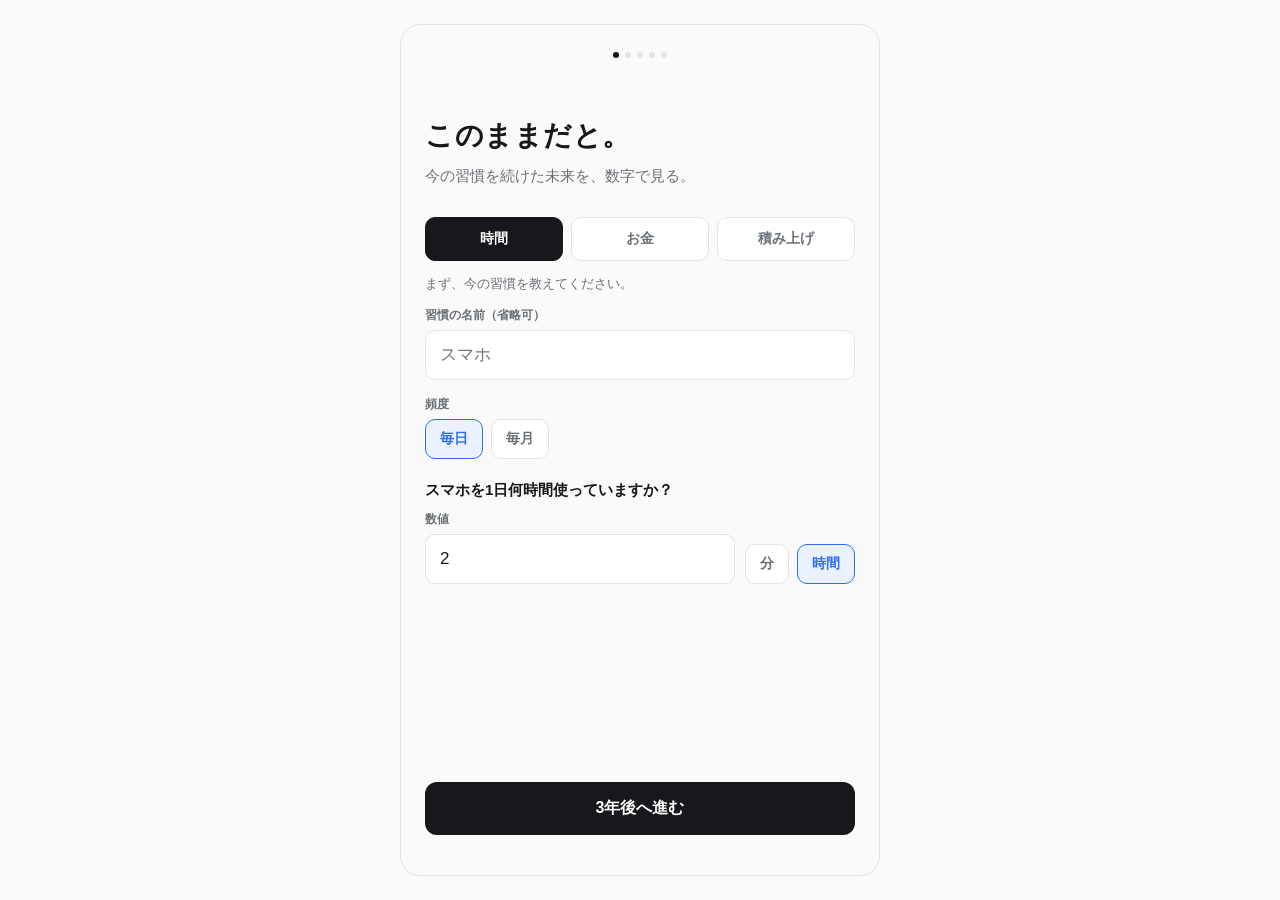
<file: index.html>
<!doctype html>
<html lang="ja">
<head>
<meta charset="UTF-8" />
<meta name="viewport" content="width=device-width, initial-scale=1, viewport-fit=cover" />
<title>このままだと。｜今の習慣を続けた未来と、少し変えた未来の差を見る</title>
<meta name="description" content="今の習慣をそのまま数値化。何もしなかった自分と、今日から少し変えた自分の差を数字で見せるサービスです。" />

<!-- OGP: 現状は固定の汎用カード。将来、URLパラメータ(c,u,f,a,b,y)を元に
     結果ごとのカード画像をサーバーレス関数で生成する拡張を想定した構造にしてある。 -->
<meta property="og:title" content="このままだと。" />
<meta property="og:description" content="今日と同じ生活を続けた未来と、少し変えた未来の差を見てみる。" />
<meta property="og:type" content="website" />
<meta name="twitter:card" content="summary" />

<link rel="stylesheet" href="styles.css" />
</head>
<body>
<div id="app"></div>
<div id="toast" class="toast"></div>

<noscript>このサービスの利用にはJavaScriptが必要です。</noscript>

<script type="module" src="js/app.js"></script>
</body>
</html>
</file>
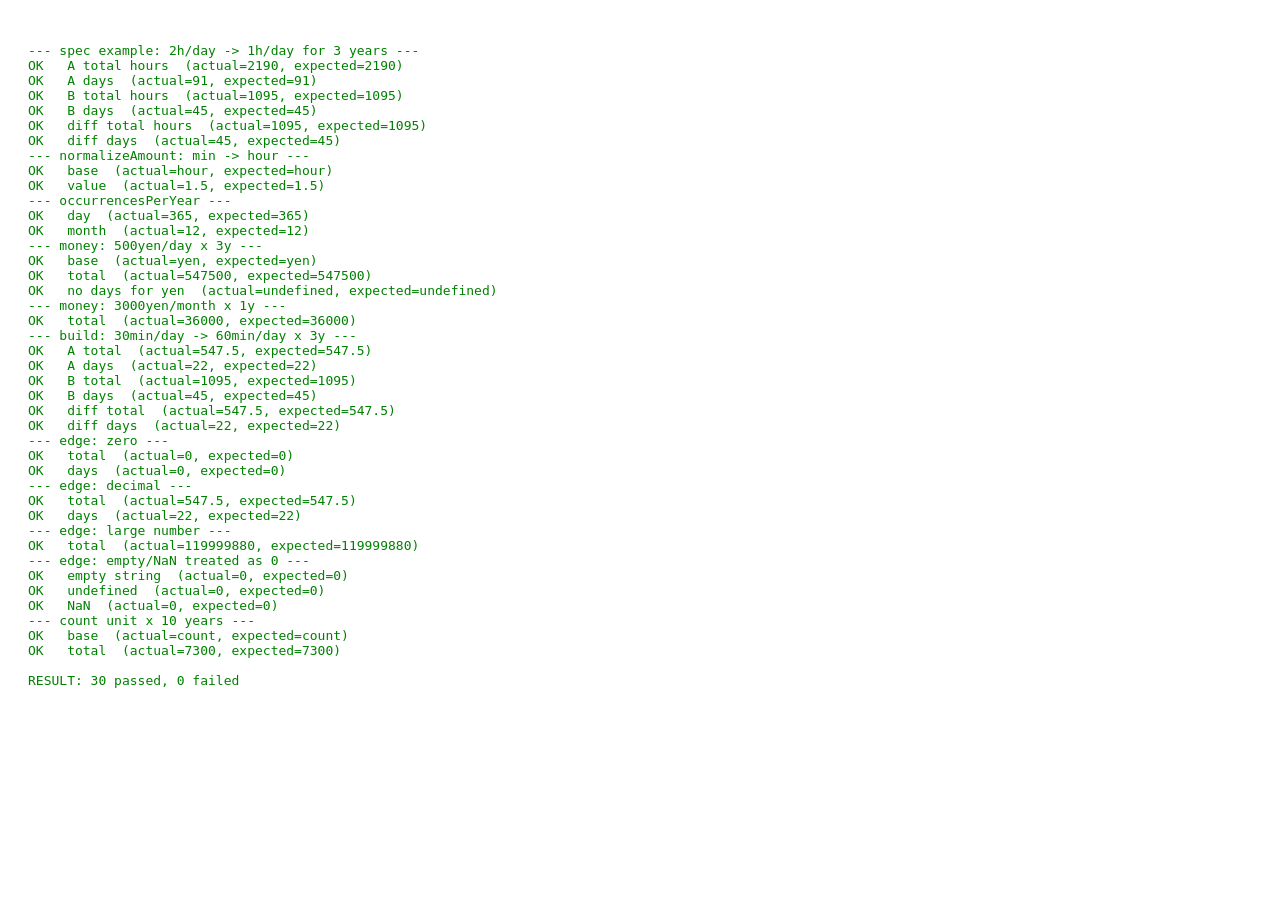
<file: test/test.html>
<!doctype html>
<html lang="ja">
<head>
<meta charset="UTF-8" />
<title>calc.js テスト</title>
<style>
  body { font-family: monospace; padding: 20px; white-space: pre-wrap; }
  .ok { color: green; }
  .fail { color: red; font-weight: bold; }
</style>
</head>
<body>
<div id="out">実行中...</div>
<script type="module">
import { compare, totalForYears, normalizeAmount, occurrencesPerYear } from "../js/calc.js";

const out = document.getElementById("out");
let lines = [];
let passed = 0;
let failed = 0;

function assertEqual(actual, expected, label) {
  const ok = actual === expected;
  if (ok) passed++; else failed++;
  lines.push(`${ok ? "OK  " : "FAIL"} ${label}  (actual=${actual}, expected=${expected})`);
}

function test(name, fn) {
  lines.push(`--- ${name} ---`);
  try { fn(); } catch (e) { failed++; lines.push("FAIL exception: " + e.message); }
}

test("spec example: 2h/day -> 1h/day for 3 years", () => {
  const state = { unit: "hour", frequency: "day", amountA: 2, amountB: 1 };
  const cmp = compare(state, 3);
  assertEqual(cmp.a.total, 2190, "A total hours");
  assertEqual(cmp.a.days, 91, "A days");
  assertEqual(cmp.b.total, 1095, "B total hours");
  assertEqual(cmp.b.days, 45, "B days");
  assertEqual(cmp.diffTotal, 1095, "diff total hours");
  assertEqual(cmp.diffDays, 45, "diff days");
});

test("normalizeAmount: min -> hour", () => {
  const r = normalizeAmount(90, "min");
  assertEqual(r.base, "hour", "base");
  assertEqual(r.value, 1.5, "value");
});

test("occurrencesPerYear", () => {
  assertEqual(occurrencesPerYear("day"), 365, "day");
  assertEqual(occurrencesPerYear("month"), 12, "month");
});

test("money: 500yen/day x 3y", () => {
  const r = totalForYears({ amount: 500, unit: "yen", frequency: "day" }, 3);
  assertEqual(r.base, "yen", "base");
  assertEqual(r.total, 547500, "total");
  assertEqual(r.days, undefined, "no days for yen");
});

test("money: 3000yen/month x 1y", () => {
  const r = totalForYears({ amount: 3000, unit: "yen", frequency: "month" }, 1);
  assertEqual(r.total, 36000, "total");
});

test("build: 30min/day -> 60min/day x 3y", () => {
  const state = { unit: "min", frequency: "day", amountA: 30, amountB: 60 };
  const cmp = compare(state, 3);
  assertEqual(cmp.a.total, 547.5, "A total");
  assertEqual(cmp.a.days, 22, "A days");
  assertEqual(cmp.b.total, 1095, "B total");
  assertEqual(cmp.b.days, 45, "B days");
  assertEqual(cmp.diffTotal, 547.5, "diff total");
  assertEqual(cmp.diffDays, 22, "diff days");
});

test("edge: zero", () => {
  const r = totalForYears({ amount: 0, unit: "hour", frequency: "day" }, 10);
  assertEqual(r.total, 0, "total");
  assertEqual(r.days, 0, "days");
});

test("edge: decimal", () => {
  const r = totalForYears({ amount: 1.5, unit: "hour", frequency: "day" }, 1);
  assertEqual(r.total, 547.5, "total");
  assertEqual(r.days, 22, "days");
});

test("edge: large number", () => {
  const r = totalForYears({ amount: 999999, unit: "yen", frequency: "month" }, 10);
  assertEqual(r.total, 999999 * 12 * 10, "total");
});

test("edge: empty/NaN treated as 0", () => {
  assertEqual(normalizeAmount("", "hour").value, 0, "empty string");
  assertEqual(normalizeAmount(undefined, "yen").value, 0, "undefined");
  assertEqual(normalizeAmount(NaN, "min").value, 0, "NaN");
});

test("count unit x 10 years", () => {
  const r = totalForYears({ amount: 2, unit: "count", frequency: "day" }, 10);
  assertEqual(r.base, "count", "base");
  assertEqual(r.total, 2 * 365 * 10, "total");
});

lines.push("");
lines.push(`RESULT: ${passed} passed, ${failed} failed`);
out.innerHTML = lines
  .map((l) => (l.startsWith("FAIL") ? `<span class="fail">${l}</span>` : `<span class="ok">${l}</span>`))
  .join("\n");
window.__testResult = { passed, failed };
console.log("TEST_DONE", passed, failed);
</script>
</body>
</html>
</file>
<file: styles.css>
:root {
  --bg: #fafafa;
  --bg-alt: #f0f1f2;
  --card: #ffffff;
  --border: #e3e4e6;
  --text: #16181b;
  --text-sub: #6b7076;
  --accent: #2f6fed;
  --accent-soft: #eaf1ff;
  --radius: 14px;
  --max-width: 480px;
}

* {
  box-sizing: border-box;
}

html,
body {
  margin: 0;
  padding: 0;
  background: var(--bg);
  color: var(--text);
  font-family: -apple-system, BlinkMacSystemFont, "Segoe UI", "Hiragino Kaku Gothic ProN",
    "Hiragino Sans", "Yu Gothic", "Noto Sans JP", sans-serif;
  -webkit-font-smoothing: antialiased;
  font-variant-numeric: tabular-nums;
}

#app {
  max-width: var(--max-width);
  margin: 0 auto;
  min-height: 100vh;
  display: flex;
  flex-direction: column;
  background: var(--bg);
}

button {
  font-family: inherit;
  cursor: pointer;
}

input {
  font-family: inherit;
}

.topbar {
  display: flex;
  align-items: center;
  gap: 12px;
  padding: 14px 16px;
}

.backbtn {
  border: none;
  background: transparent;
  font-size: 20px;
  color: var(--text);
  width: 32px;
  height: 32px;
  border-radius: 8px;
}
.backbtn:hover {
  background: var(--bg-alt);
}
.backbtn[disabled] {
  visibility: hidden;
}

.dots {
  display: flex;
  gap: 6px;
  flex: 1;
  justify-content: center;
}
.dot {
  width: 6px;
  height: 6px;
  border-radius: 50%;
  background: var(--border);
}
.dot--on {
  background: var(--text);
}
.topbar-spacer {
  width: 32px;
}

.screen {
  flex: 1;
  padding: 8px 24px 40px;
  display: flex;
  flex-direction: column;
}

.brand {
  font-size: 28px;
  font-weight: 800;
  margin: 24px 0 8px;
  letter-spacing: 0.02em;
}

.lead {
  font-size: 15px;
  color: var(--text-sub);
  line-height: 1.7;
  margin: 0 0 28px;
}

.category-tabs {
  display: flex;
  gap: 8px;
  margin-bottom: 14px;
}
.tab {
  flex: 1;
  padding: 12px 0;
  border-radius: 10px;
  border: 1px solid var(--border);
  background: var(--card);
  color: var(--text-sub);
  font-size: 14px;
  font-weight: 600;
}
.tab--active {
  background: var(--text);
  color: #fff;
  border-color: var(--text);
}

.hint {
  font-size: 13px;
  color: var(--text-sub);
  margin: 0 0 18px;
}

.intro-line {
  font-size: 13px;
  color: var(--text-sub);
  margin: 0 0 14px;
}

.input-question {
  font-size: 15px;
  font-weight: 700;
  color: var(--text);
  margin: 4px 0 10px;
  line-height: 1.5;
}

.field {
  display: flex;
  flex-direction: column;
  gap: 6px;
  margin-bottom: 16px;
}
.field-label {
  font-size: 12px;
  color: var(--text-sub);
  font-weight: 600;
}
.field input[type="text"],
.field input[type="number"] {
  border: 1px solid var(--border);
  background: var(--card);
  border-radius: 10px;
  padding: 14px;
  font-size: 17px;
  color: var(--text);
  width: 100%;
}
.field input:focus {
  outline: none;
  border-color: var(--accent);
}

.field-row {
  display: flex;
  gap: 10px;
  align-items: flex-end;
  margin-bottom: 16px;
}
.field--amount {
  flex: 1;
  margin-bottom: 0;
}
.unit-fixed {
  padding: 14px 16px;
  border: 1px solid var(--border);
  border-radius: 10px;
  background: var(--bg-alt);
  color: var(--text-sub);
  font-size: 15px;
}

.segmented {
  display: flex;
  gap: 8px;
}
.seg {
  padding: 10px 14px;
  border-radius: 10px;
  border: 1px solid var(--border);
  background: var(--card);
  color: var(--text-sub);
  font-size: 14px;
  font-weight: 600;
}
.seg--active {
  background: var(--accent-soft);
  border-color: var(--accent);
  color: var(--accent);
}

.cta {
  margin-top: auto;
  padding: 16px;
  border-radius: 12px;
  border: none;
  background: var(--text);
  color: #fff;
  font-size: 16px;
  font-weight: 700;
  width: 100%;
}
.cta:active {
  opacity: 0.85;
}
.cta--ghost {
  background: var(--card);
  color: var(--text);
  border: 1px solid var(--border);
}

.link-btn {
  background: transparent;
  border: none;
  color: var(--text-sub);
  font-size: 14px;
  text-decoration: underline;
  padding: 10px;
}

/* --- タイムライン --- */
.screen--timeline {
  align-items: center;
  justify-content: center;
  text-align: center;
}
.timeline {
  display: flex;
  flex-direction: column;
  align-items: center;
  gap: 4px;
}
.timeline-item {
  font-size: 28px;
  font-weight: 800;
  color: var(--border);
  opacity: 0;
  transform: translateY(6px);
  transition: opacity 0.35s ease, transform 0.35s ease, color 0.35s ease;
}
.timeline-item.show {
  opacity: 1;
  transform: translateY(0);
  color: var(--text);
}
.timeline-arrow {
  color: var(--border);
  font-size: 18px;
}
#skip-btn {
  margin-top: 40px;
}

/* --- 結果画面 --- */
.screen--result,
.screen--compare,
.screen--final {
  text-align: center;
}
.sub {
  font-size: 15px;
  color: var(--text-sub);
  margin: 20px 0 4px;
  line-height: 1.6;
}
.context {
  font-size: 13px;
  color: var(--text-sub);
  margin: 20px 0 4px;
}
.result-headline {
  font-size: clamp(20px, 6vw, 26px);
  font-weight: 800;
  margin: 18px 0 4px;
}
.big-number {
  font-size: clamp(40px, 14vw, 64px);
  font-weight: 800;
  line-height: 1.1;
  margin: 4px 0;
}
.big-number .unit {
  font-size: 0.4em;
  font-weight: 700;
  margin-left: 4px;
}
.big-number--sub {
  font-size: clamp(28px, 9vw, 40px);
  color: var(--text-sub);
}
.big-number--accent {
  color: var(--accent);
}
.note {
  font-size: 13px;
  color: var(--text-sub);
  line-height: 1.7;
  margin: 12px 0 0;
}

.impact-line {
  font-size: 14px;
  font-weight: 700;
  color: var(--text);
  line-height: 1.6;
  margin: 18px 0 0;
}

.year-chips {
  display: flex;
  gap: 8px;
  justify-content: center;
  margin: 16px 0 4px;
}
.chip {
  padding: 8px 14px;
  border-radius: 999px;
  border: 1px solid var(--border);
  background: var(--card);
  color: var(--text-sub);
  font-size: 13px;
  font-weight: 600;
}
.chip--active {
  background: var(--text);
  color: #fff;
  border-color: var(--text);
}

/* --- 画面4 入力 --- */
.screen--input4 {
  align-items: center;
  justify-content: center;
  text-align: center;
}
.question {
  font-size: 22px;
  font-weight: 800;
  line-height: 1.6;
  margin: 0 0 28px;
}
.stepper {
  display: flex;
  align-items: center;
  gap: 12px;
  margin-bottom: 8px;
}
.stepper-btn {
  width: 48px;
  height: 48px;
  border-radius: 50%;
  border: 1px solid var(--border);
  background: var(--card);
  font-size: 22px;
  font-weight: 700;
  color: var(--text);
}
.stepper input {
  width: 120px;
  text-align: center;
  font-size: 26px;
  font-weight: 800;
  border: 1px solid var(--border);
  border-radius: 10px;
  padding: 10px;
}
.screen--input4 .cta {
  margin-top: 32px;
}

/* --- 世界線比較 --- */
.worlds {
  display: flex;
  gap: 10px;
  margin: 18px 0 8px;
}
.world-card {
  flex: 1;
  border: 1px solid var(--border);
  border-radius: var(--radius);
  padding: 16px 12px;
  background: var(--card);
  text-align: left;
}
.world-card--b {
  border-color: var(--accent);
  background: var(--accent-soft);
}
.world-title {
  font-size: 11px;
  color: var(--text-sub);
  font-weight: 700;
  margin: 0 0 6px;
}
.world-amount {
  font-size: 14px;
  font-weight: 700;
  margin: 0 0 4px;
}
.world-total {
  font-size: 13px;
  color: var(--text-sub);
  margin: 0;
}

.message {
  font-size: 15px;
  font-weight: 700;
  margin: 18px 0 0;
  line-height: 1.7;
}

.btn-row {
  margin-top: auto;
  padding-top: 24px;
  display: flex;
  flex-direction: column;
  gap: 4px;
}

/* --- 最終画面 --- */
.final-title {
  font-size: 24px;
  font-weight: 800;
  margin: 24px 0 8px;
}
.final-actions {
  margin-top: auto;
  padding-top: 32px;
  display: flex;
  flex-direction: column;
  gap: 10px;
}

/* --- トースト --- */
.toast {
  position: fixed;
  left: 50%;
  bottom: 28px;
  transform: translate(-50%, 12px);
  background: var(--text);
  color: #fff;
  padding: 12px 18px;
  border-radius: 999px;
  font-size: 13px;
  opacity: 0;
  pointer-events: none;
  transition: opacity 0.25s ease, transform 0.25s ease;
  max-width: 90vw;
  text-align: center;
  z-index: 100;
}
.toast.show {
  opacity: 1;
  transform: translate(-50%, 0);
}

@media (min-width: 520px) {
  #app {
    margin-top: 24px;
    margin-bottom: 24px;
    min-height: calc(100vh - 48px);
    border: 1px solid var(--border);
    border-radius: 20px;
    overflow: hidden;
  }
}
</file>
